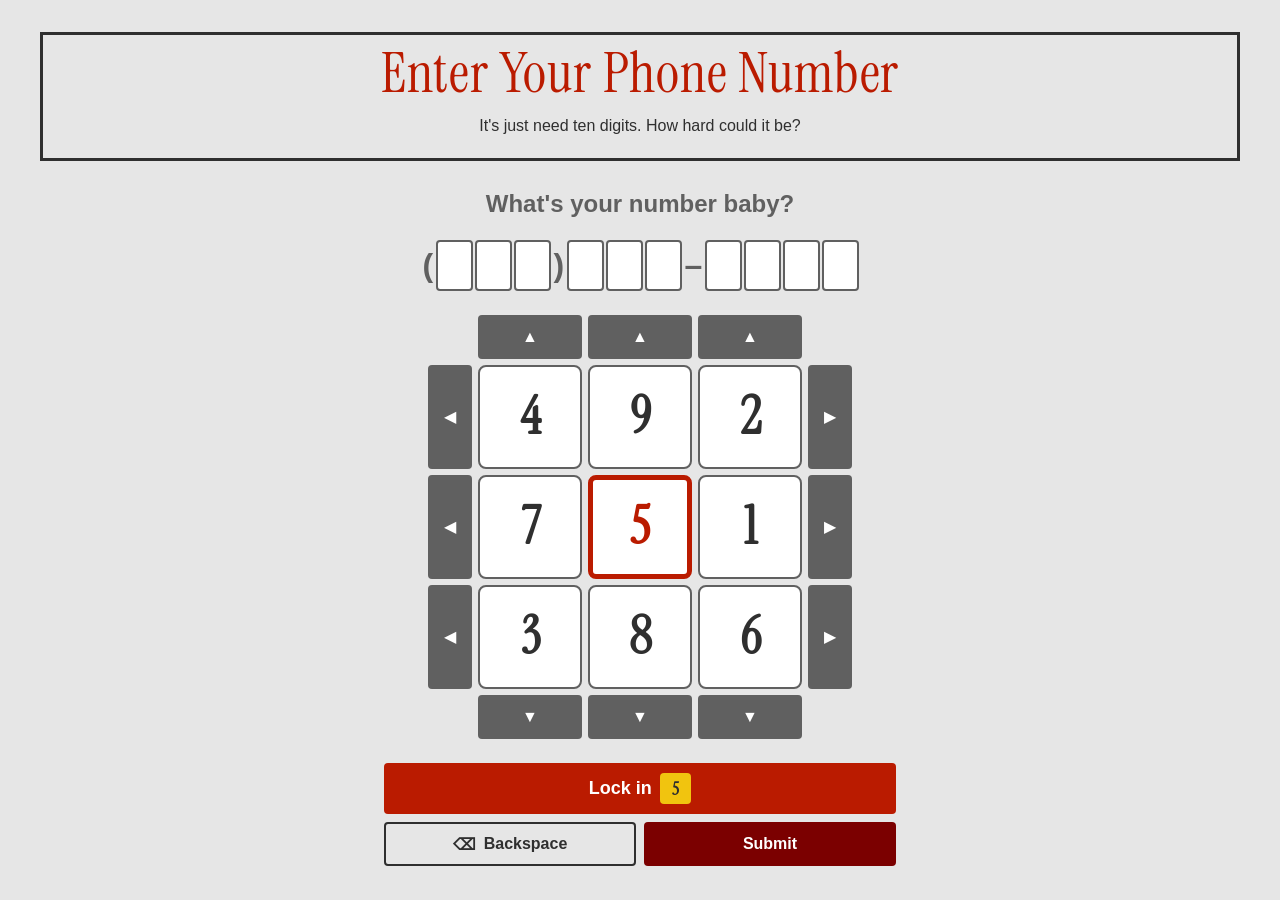
<file: final/index.html>
<!DOCTYPE html>
<html lang="en">
<head>
    <meta charset="UTF-8">
    <meta name="viewport" content="width=device-width, initial-scale=1.0">
    <title>Enter Your Phone Number</title>

    <link rel="preconnect" href="https://fonts.googleapis.com">
    <link rel="preconnect" href="https://fonts.gstatic.com" crossorigin>
    <link href="https://fonts.googleapis.com/css2?family=Google+Sans+Flex:opsz,wght@1..144,1..1000&family=Instrument+Serif:ital@0;1&display=swap" rel="stylesheet">

    <link rel="stylesheet" href="stylesheet.css">
    <script src="script.js" defer></script>
</head>
<body>
    <div class="container">
        <header class="page-header">
            <h1>Enter Your Phone Number</h1>
            <p class="body-text">It's just need ten digits. How hard could it be?</p>
        </header>

        <main class="layout">
            <!-- ===== Instructions ===== -->
            <!-- <section class="instructions" aria-labelledby="instructions-heading">
                <h2 id="instructions-heading">How it works</h2>
                <ol id="instructions-list" class="instructions-list">
                    <li>Use the arrow buttons to slide a row or column. Tiles that slide off one edge come back on the other.</li>
                    <li>Get the digit you want into the <strong>center tile</strong>, which has the red border.</li>
                    <li>Press <strong>Lock in</strong> to add that digit to your phone number.</li>
                    <li>Repeat until all ten digits are filled, then press <strong>Submit</strong>.</li>
                </ol>
            </section> -->

            <!-- ===== Phone input ===== -->
            <form id="phone-form" class="phone-form" action="#" method="post" novalidate>
                <fieldset class="phone-fieldset" aria-describedby="instructions-list">
                    <legend class="phone-legend">What's your number baby?</legend>

                    <!-- Phone number display.
                         The boxes are hidden from screen readers. JS keeps
                         #phone-readable in sync so the number is still read aloud. -->
                    <div class="phone-display" id="phone-display">
                        <div class="phone-slots" aria-hidden="true">
                            <span class="phone-sep">(</span>
                            <span class="phone-slot" data-slot="0"></span>
                            <span class="phone-slot" data-slot="1"></span>
                            <span class="phone-slot" data-slot="2"></span>
                            <span class="phone-sep">)</span>
                            <span class="phone-slot" data-slot="3"></span>
                            <span class="phone-slot" data-slot="4"></span>
                            <span class="phone-slot" data-slot="5"></span>
                            <span class="phone-sep">&ndash;</span>
                            <span class="phone-slot" data-slot="6"></span>
                            <span class="phone-slot" data-slot="7"></span>
                            <span class="phone-slot" data-slot="8"></span>
                            <span class="phone-slot" data-slot="9"></span>
                        </div>
                        <p id="phone-readable" class="visually-hidden">No digits entered yet. 10 digits remaining.</p>
                    </div>

                    <!-- The value that gets submitted. JS fills this in. -->
                    <input type="hidden" name="phone" id="phone-value" value="">

                    <!-- ===== Cube board =====
                         Shift buttons: data-axis = "row" | "col"
                                        data-index = 0 | 1 | 2
                                        data-direction = "up" | "down" | "left" | "right"
                         Cells: data-row / data-col (0 to 2). Center cell = data-target -->
                    <div class="board" id="board">

                        <!-- Column up -->
                        <button type="button" class="shift-btn" data-axis="col" data-index="0" data-direction="up">
                            <span class="shift-icon" aria-hidden="true">&#9650;</span>
                            <span class="visually-hidden">Move column 1 up</span>
                        </button>
                        <button type="button" class="shift-btn" data-axis="col" data-index="1" data-direction="up">
                            <span class="shift-icon" aria-hidden="true">&#9650;</span>
                            <span class="visually-hidden">Move column 2 up</span>
                        </button>
                        <button type="button" class="shift-btn" data-axis="col" data-index="2" data-direction="up">
                            <span class="shift-icon" aria-hidden="true">&#9650;</span>
                            <span class="visually-hidden">Move column 3 up</span>
                        </button>

                        <!-- Row left -->
                        <button type="button" class="shift-btn" data-axis="row" data-index="0" data-direction="left">
                            <span class="shift-icon" aria-hidden="true">&#9664;</span>
                            <span class="visually-hidden">Move row 1 left</span>
                        </button>
                        <button type="button" class="shift-btn" data-axis="row" data-index="1" data-direction="left">
                            <span class="shift-icon" aria-hidden="true">&#9664;</span>
                            <span class="visually-hidden">Move row 2 left</span>
                        </button>
                        <button type="button" class="shift-btn" data-axis="row" data-index="2" data-direction="left">
                            <span class="shift-icon" aria-hidden="true">&#9664;</span>
                            <span class="visually-hidden">Move row 3 left</span>
                        </button>

                        <!-- The 3x3 grid. Reading order is row 1 left to right, then row 2, then row 3. -->
                        <ol class="cube" id="cube" aria-label="Number grid, 3 by 3">
                            <li class="cube-cell" data-row="0" data-col="0">
                                <span class="visually-hidden">Row 1, column 1: </span><span class="cube-digit">4</span>
                            </li>
                            <li class="cube-cell" data-row="0" data-col="1">
                                <span class="visually-hidden">Row 1, column 2: </span><span class="cube-digit">9</span>
                            </li>
                            <li class="cube-cell" data-row="0" data-col="2">
                                <span class="visually-hidden">Row 1, column 3: </span><span class="cube-digit">2</span>
                            </li>
                            <li class="cube-cell" data-row="1" data-col="0">
                                <span class="visually-hidden">Row 2, column 1: </span><span class="cube-digit">7</span>
                            </li>
                            <li class="cube-cell cube-cell--target" data-row="1" data-col="1" data-target>
                                <span class="visually-hidden">Row 2, column 2, lock-in tile: </span><span class="cube-digit">5</span>
                            </li>
                            <li class="cube-cell" data-row="1" data-col="2">
                                <span class="visually-hidden">Row 2, column 3: </span><span class="cube-digit">1</span>
                            </li>
                            <li class="cube-cell" data-row="2" data-col="0">
                                <span class="visually-hidden">Row 3, column 1: </span><span class="cube-digit">3</span>
                            </li>
                            <li class="cube-cell" data-row="2" data-col="1">
                                <span class="visually-hidden">Row 3, column 2: </span><span class="cube-digit">8</span>
                            </li>
                            <li class="cube-cell" data-row="2" data-col="2">
                                <span class="visually-hidden">Row 3, column 3: </span><span class="cube-digit">6</span>
                            </li>
                        </ol>

                        <!-- Row right -->
                        <button type="button" class="shift-btn" data-axis="row" data-index="0" data-direction="right">
                            <span class="shift-icon" aria-hidden="true">&#9654;</span>
                            <span class="visually-hidden">Move row 1 right</span>
                        </button>
                        <button type="button" class="shift-btn" data-axis="row" data-index="1" data-direction="right">
                            <span class="shift-icon" aria-hidden="true">&#9654;</span>
                            <span class="visually-hidden">Move row 2 right</span>
                        </button>
                        <button type="button" class="shift-btn" data-axis="row" data-index="2" data-direction="right">
                            <span class="shift-icon" aria-hidden="true">&#9654;</span>
                            <span class="visually-hidden">Move row 3 right</span>
                        </button>

                        <!-- Column down -->
                        <button type="button" class="shift-btn" data-axis="col" data-index="0" data-direction="down">
                            <span class="shift-icon" aria-hidden="true">&#9660;</span>
                            <span class="visually-hidden">Move column 1 down</span>
                        </button>
                        <button type="button" class="shift-btn" data-axis="col" data-index="1" data-direction="down">
                            <span class="shift-icon" aria-hidden="true">&#9660;</span>
                            <span class="visually-hidden">Move column 2 down</span>
                        </button>
                        <button type="button" class="shift-btn" data-axis="col" data-index="2" data-direction="down">
                            <span class="shift-icon" aria-hidden="true">&#9660;</span>
                            <span class="visually-hidden">Move column 3 down</span>
                        </button>
                    </div>

                    <!-- Announces each move to screen readers, e.g. "Row 2 moved left. Center tile is now 7." -->
                    <p id="cube-status" class="visually-hidden" role="status"></p>

                    <!-- ===== Controls ===== -->
                    <div class="controls">
                        <button type="button" id="lock-btn" class="button button--lock">
                            Lock in <span id="lock-digit" class="lock-digit">2</span>
                        </button>
                        <button type="button" id="backspace-btn" class="button button--outline">
                            <span aria-hidden="true">&#9003;</span> Backspace
                        </button>
                        <button type="submit" id="submit-btn" class="button button--submit">
                            Submit
                        </button>
                    </div>

                    <!-- Errors and confirmation after Submit. JS sets the text and adds .is-error or .is-success. -->
                    <p id="form-message" class="form-message" role="status"></p>
                </fieldset>
            </form>
        </main>

        <noscript>
            <p class="form-message is-error">This phone input needs JavaScript. (Honestly, that's the least frustrating part.)</p>
        </noscript>
    </div>
</body>
</html>
</file>
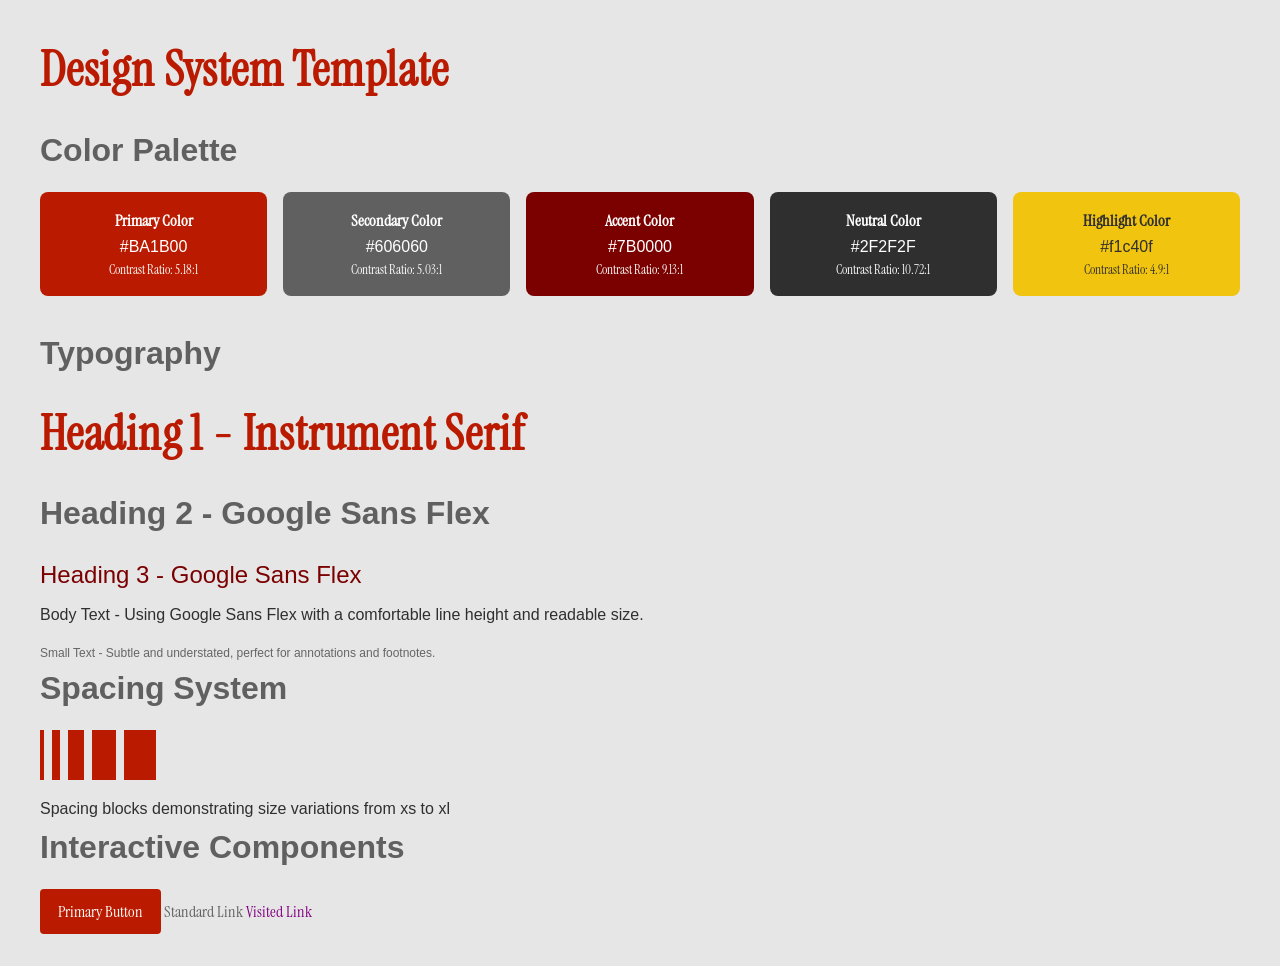
<file: final/design-system.html>
<!DOCTYPE html>
<html lang="en">
<head>
    <meta charset="UTF-8">
    <meta name="viewport" content="width=device-width, initial-scale=1.0">
    <title>Design System Template</title>

    <link rel="preconnect" href="https://fonts.googleapis.com">
<link rel="preconnect" href="https://fonts.gstatic.com" crossorigin>
<link href="https://fonts.googleapis.com/css2?family=Google+Sans+Flex:opsz,wght@1..144,1..1000&family=Instrument+Serif:ital@0;1&display=swap" rel="stylesheet">


    <style>
        /* CSS Reset and Base Styles */
        :root {
            /* Color Palette - 5 Core Colors */
            --color-primary: #BA1B00;     /* Bright red - Main Brand Color */
            --color-secondary: #606060;   /* Dim Grey - For number boxes */
            --color-accent: #7B0000;      /* Passionate Red - Highlight / Warning Color */
            --color-neutral: #2F2F2F;     /* Deep Slate Gray - Neutral Text and Background */
            --color-highlight: #f1c40f;   /* Bright Yellow - Accent / Attention Color */
            
            /* Derived Colors for Flexibility */
            --color-background: #E6E6E6;
            --color-text-dark: var(--color-neutral);
            --color-text-light: white;

            /* Typography */
            --font-primary: 'Instrument Serif', -apple-system, BlinkMacSystemFont, serif;
            --font-secondary: 'Google Sans Flex', sans-serif;

            /* Spacing System */
            --spacing-xs: 0.25rem;
            --spacing-sm: 0.5rem;
            --spacing-md: 1rem;
            --spacing-lg: 1.5rem;
            --spacing-xl: 2rem;

            /* Border Radius */
            --radius-sm: 4px;
            --radius-md: 8px;
            --radius-lg: 12px;
        }

        * {
            margin: 0;
            padding: 0;
            box-sizing: border-box;
        }

        body {
            font-family: var(--font-primary);
            line-height: 1.6;
            background-color: var(--color-background);
            color: var(--color-text-dark);
            padding: var(--spacing-xl);
        }

        .container {
            max-width: 1200px;
            margin: 0 auto;
        }

        /* Typography Styles */
        h1 {
            font-size: 3rem;
            font-weight: 700;
            margin-bottom: var(--spacing-md);
            color: var(--color-primary);
            letter-spacing: 0.05rem;
        }

        h2 {
            font-family: var(--font-secondary);
            font-size: 2rem;
            font-weight: 600;
            margin-bottom: var(--spacing-md);
            color: var(--color-secondary);
        }

        h3 {
            font-family: var(--font-secondary);
            font-size: 1.5rem;
            font-weight: 500;
            margin-bottom: var(--spacing-sm);
            color: var(--color-accent);
        }

        p {
            font-family: var(--font-secondary);
            font-size: 05.rem;
        }

        .body-text {
            font-family: var(--font-secondary);
            font-size: 1rem;
            margin-bottom: var(--spacing-md);
        }

        .small-text {
            font-size: 0.75rem;
            color: color-mix(in srgb, var(--color-text-dark) 70%, transparent);
        }

        /* Color Palette Section */
        .color-palette {
            display: grid;
            grid-template-columns: repeat(auto-fit, minmax(200px, 1fr));
            gap: var(--spacing-md);
            margin-bottom: var(--spacing-xl);
        }

        .color-swatch {
            padding: var(--spacing-md);
            border-radius: var(--radius-md);
            display: flex;
            flex-direction: column;
            align-items: center;
            justify-content: center;
            text-align: center;
        }

        /* Component Styles */
        .button {
            display: inline-block;
            padding: var(--spacing-sm) var(--spacing-md);
            background-color: var(--color-primary);
            color: var(--color-text-light);
            text-decoration: none;
            border-radius: var(--radius-sm);
            transition: background-color 0.3s ease, transform 0.2s;
            border: 2px solid transparent;
        }

        .button:hover {
            background-color: color-mix(in srgb, var(--color-primary) 80%, black);
            border-color: var(--color-secondary);
            transform: scale(1.05);
        }

        .button:active {
            transform: scale(0.95);
            background-color: var(--color-secondary);
        }

        .link {
            color: var(--color-secondary);
            text-decoration: none;
            transition: color 0.3s ease, text-decoration-color 0.3s;
        }

        .link:hover {
            color: var(--color-accent);
            text-decoration: underline;
            text-decoration-color: var(--color-highlight);
        }

        .link:visited {
            color: var(--color-neutral);
        }

        /* Spacing Demonstration */
        .spacing-demo {
            display: flex;
            align-items: center;
            gap: var(--spacing-sm);
            margin-bottom: var(--spacing-md);
        }

        .spacing-block {
            background-color: var(--color-primary);
            height: 50px;
        }
    </style>
    <link href="https://fonts.googleapis.com/css2?family=Space+Grotesk:wght@400;500;600;700&family=Roboto+Mono:wght@400;500&display=swap" rel="stylesheet">
</head>
<body>
    <div class="container">
        <h1>Design System Template</h1>

        <section>
            <h2>Color Palette</h2>
            <div class="color-palette">
                <div class="color-swatch" style="background-color: var(--color-primary); color: var(--color-text-light);">
                    <strong>Primary Color</strong>
                    <p>#BA1B00</p>
                    <small>Contrast Ratio: 5.18:1</small>
                </div>
                <div class="color-swatch" style="background-color: var(--color-secondary); color: var(--color-text-light);">
                    <strong>Secondary Color</strong>
                    <p>#606060</p>
                    <small>Contrast Ratio: 5.03:1</small>
                </div>
                <div class="color-swatch" style="background-color: var(--color-accent); color: var(--color-text-light);">
                    <strong>Accent Color</strong>
                    <p>#7B0000</p>
                    <small>Contrast Ratio: 9.13:1</small>
                </div>
                <div class="color-swatch" style="background-color: var(--color-neutral); color: var(--color-text-light);">
                    <strong>Neutral Color</strong>
                    <p>#2F2F2F</p>
                    <small>Contrast Ratio: 10.72:1</small>
                </div>
                <div class="color-swatch" style="background-color: var(--color-highlight); color: var(--color-text-dark);">
                    <strong>Highlight Color</strong>
                    <p>#f1c40f</p>
                    <small>Contrast Ratio: 4.9:1</small>
                </div>
            </div>
        </section>

        <section>
            <h2>Typography</h2>
            <h1>Heading 1 - Instrument Serif</h1>
            <h2>Heading 2 - Google Sans Flex</h2>
            <h3>Heading 3 - Google Sans Flex</h3>
            <p class="body-text">Body Text - Using Google Sans Flex with a comfortable line height and readable size.</p>
            <p class="small-text">Small Text - Subtle and understated, perfect for annotations and footnotes.</p>
        </section>

        <section>
            <h2>Spacing System</h2>
            <div class="spacing-demo">
                <div class="spacing-block" style="width: var(--spacing-xs)"></div>
                <div class="spacing-block" style="width: var(--spacing-sm)"></div>
                <div class="spacing-block" style="width: var(--spacing-md)"></div>
                <div class="spacing-block" style="width: var(--spacing-lg)"></div>
                <div class="spacing-block" style="width: var(--spacing-xl)"></div>
            </div>
            <p>Spacing blocks demonstrating size variations from xs to xl</p>
        </section>

        <section>
            <h2>Interactive Components</h2>
            <a href="#" class="button">Primary Button</a>
            <a href="#" class="link">Standard Link</a>
            <a href="#" class="link" style="color: purple;">Visited Link</a>
        </section>
    </div>
</body>
</html>
</file>
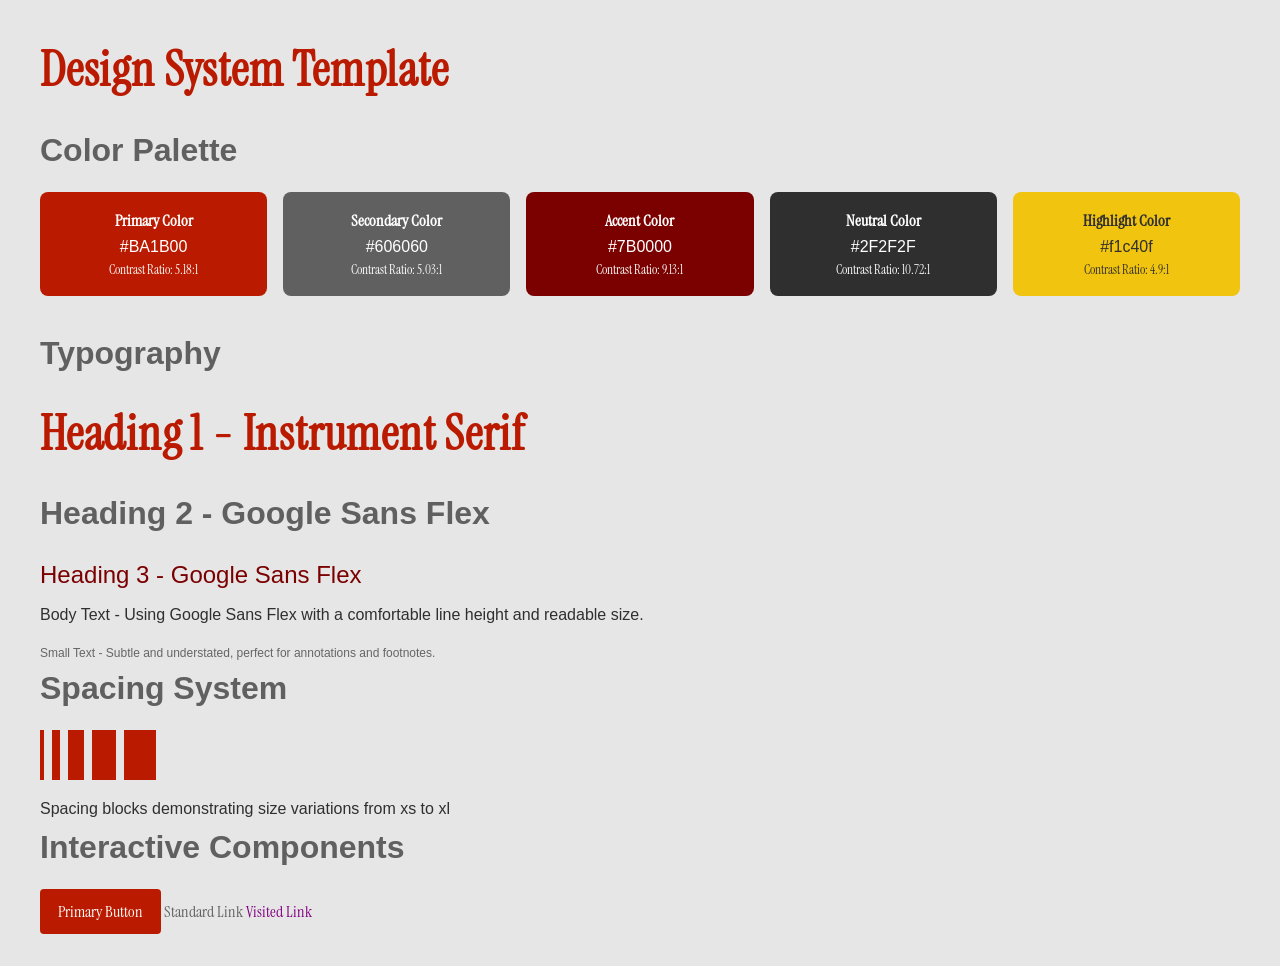
<file: final/wa14.html>
<!DOCTYPE html>
<html lang="en">
<head>
    <meta charset="UTF-8">
    <meta name="viewport" content="width=device-width, initial-scale=1.0">
    <title>Design System Template</title>

    <link rel="preconnect" href="https://fonts.googleapis.com">
<link rel="preconnect" href="https://fonts.gstatic.com" crossorigin>
<link href="https://fonts.googleapis.com/css2?family=Google+Sans+Flex:opsz,wght@1..144,1..1000&family=Instrument+Serif:ital@0;1&display=swap" rel="stylesheet">


    <style>
        /* CSS Reset and Base Styles */
        :root {
            /* Color Palette - 5 Core Colors */
            --color-primary: #BA1B00;     /* Bright red - Main Brand Color */
            --color-secondary: #606060;   /* Dim Grey - For number boxes */
            --color-accent: #7B0000;      /* Passionate Red - Highlight / Warning Color */
            --color-neutral: #2F2F2F;     /* Deep Slate Gray - Neutral Text and Background */
            --color-highlight: #f1c40f;   /* Bright Yellow - Accent / Attention Color */
            
            /* Derived Colors for Flexibility */
            --color-background: #E6E6E6;
            --color-text-dark: var(--color-neutral);
            --color-text-light: white;

            /* Typography */
            --font-primary: 'Instrument Serif', -apple-system, BlinkMacSystemFont, serif;
            --font-secondary: 'Google Sans Flex', sans-serif;

            /* Spacing System */
            --spacing-xs: 0.25rem;
            --spacing-sm: 0.5rem;
            --spacing-md: 1rem;
            --spacing-lg: 1.5rem;
            --spacing-xl: 2rem;

            /* Border Radius */
            --radius-sm: 4px;
            --radius-md: 8px;
            --radius-lg: 12px;
        }

        * {
            margin: 0;
            padding: 0;
            box-sizing: border-box;
        }

        body {
            font-family: var(--font-primary);
            line-height: 1.6;
            background-color: var(--color-background);
            color: var(--color-text-dark);
            padding: var(--spacing-xl);
        }

        .container {
            max-width: 1200px;
            margin: 0 auto;
        }

        /* Typography Styles */
        h1 {
            font-size: 3rem;
            font-weight: 700;
            margin-bottom: var(--spacing-md);
            color: var(--color-primary);
            letter-spacing: 0.05rem;
        }

        h2 {
            font-family: var(--font-secondary);
            font-size: 2rem;
            font-weight: 600;
            margin-bottom: var(--spacing-md);
            color: var(--color-secondary);
        }

        h3 {
            font-family: var(--font-secondary);
            font-size: 1.5rem;
            font-weight: 500;
            margin-bottom: var(--spacing-sm);
            color: var(--color-accent);
        }

        p {
            font-family: var(--font-secondary);
            font-size: 1rem;
        }

        .body-text {
            font-family: var(--font-secondary);
            font-size: 1rem;
            margin-bottom: var(--spacing-md);
        }

        .small-text {
            font-size: 0.75rem;
            color: color-mix(in srgb, var(--color-text-dark) 70%, transparent);
        }

        /* Color Palette Section */
        .color-palette {
            display: grid;
            grid-template-columns: repeat(auto-fit, minmax(200px, 1fr));
            gap: var(--spacing-md);
            margin-bottom: var(--spacing-xl);
        }

        .color-swatch {
            padding: var(--spacing-md);
            border-radius: var(--radius-md);
            display: flex;
            flex-direction: column;
            align-items: center;
            justify-content: center;
            text-align: center;
        }

        /* Component Styles */
        .button {
            display: inline-block;
            padding: var(--spacing-sm) var(--spacing-md);
            background-color: var(--color-primary);
            color: var(--color-text-light);
            text-decoration: none;
            border-radius: var(--radius-sm);
            transition: background-color 0.3s ease, transform 0.2s;
            border: 2px solid transparent;
        }

        .button:hover {
            background-color: color-mix(in srgb, var(--color-primary) 80%, black);
            border-color: var(--color-secondary);
            transform: scale(1.05);
        }

        .button:active {
            transform: scale(0.95);
            background-color: var(--color-secondary);
        }

        .link {
            color: var(--color-secondary);
            text-decoration: none;
            transition: color 0.3s ease, text-decoration-color 0.3s;
        }

        .link:hover {
            color: var(--color-accent);
            text-decoration: underline;
            text-decoration-color: var(--color-highlight);
        }

        .link:visited {
            color: var(--color-neutral);
        }

        /* Spacing Demonstration */
        .spacing-demo {
            display: flex;
            align-items: center;
            gap: var(--spacing-sm);
            margin-bottom: var(--spacing-md);
        }

        .spacing-block {
            background-color: var(--color-primary);
            height: 50px;
        }
    </style>
    <link href="https://fonts.googleapis.com/css2?family=Space+Grotesk:wght@400;500;600;700&family=Roboto+Mono:wght@400;500&display=swap" rel="stylesheet">
</head>
<body>
    <div class="container">
        <h1>Design System Template</h1>

        <section>
            <h2>Color Palette</h2>
            <div class="color-palette">
                <div class="color-swatch" style="background-color: var(--color-primary); color: var(--color-text-light);">
                    <strong>Primary Color</strong>
                    <p>#BA1B00</p>
                    <small>Contrast Ratio: 5.18:1</small>
                </div>
                <div class="color-swatch" style="background-color: var(--color-secondary); color: var(--color-text-light);">
                    <strong>Secondary Color</strong>
                    <p>#606060</p>
                    <small>Contrast Ratio: 5.03:1</small>
                </div>
                <div class="color-swatch" style="background-color: var(--color-accent); color: var(--color-text-light);">
                    <strong>Accent Color</strong>
                    <p>#7B0000</p>
                    <small>Contrast Ratio: 9.13:1</small>
                </div>
                <div class="color-swatch" style="background-color: var(--color-neutral); color: var(--color-text-light);">
                    <strong>Neutral Color</strong>
                    <p>#2F2F2F</p>
                    <small>Contrast Ratio: 10.72:1</small>
                </div>
                <div class="color-swatch" style="background-color: var(--color-highlight); color: var(--color-text-dark);">
                    <strong>Highlight Color</strong>
                    <p>#f1c40f</p>
                    <small>Contrast Ratio: 4.9:1</small>
                </div>
            </div>
        </section>

        <section>
            <h2>Typography</h2>
            <h1>Heading 1 - Instrument Serif</h1>
            <h2>Heading 2 - Google Sans Flex</h2>
            <h3>Heading 3 - Google Sans Flex</h3>
            <p class="body-text">Body Text - Using Google Sans Flex with a comfortable line height and readable size.</p>
            <p class="small-text">Small Text - Subtle and understated, perfect for annotations and footnotes.</p>
        </section>

        <section>
            <h2>Spacing System</h2>
            <div class="spacing-demo">
                <div class="spacing-block" style="width: var(--spacing-xs)"></div>
                <div class="spacing-block" style="width: var(--spacing-sm)"></div>
                <div class="spacing-block" style="width: var(--spacing-md)"></div>
                <div class="spacing-block" style="width: var(--spacing-lg)"></div>
                <div class="spacing-block" style="width: var(--spacing-xl)"></div>
            </div>
            <p>Spacing blocks demonstrating size variations from xs to xl</p>
        </section>

        <section>
            <h2>Interactive Components</h2>
            <a href="#" class="button">Primary Button</a>
            <a href="#" class="link">Standard Link</a>
            <a href="#" class="link" style="color: purple;">Visited Link</a>
        </section>
    </div>
</body>
</html>
</file>
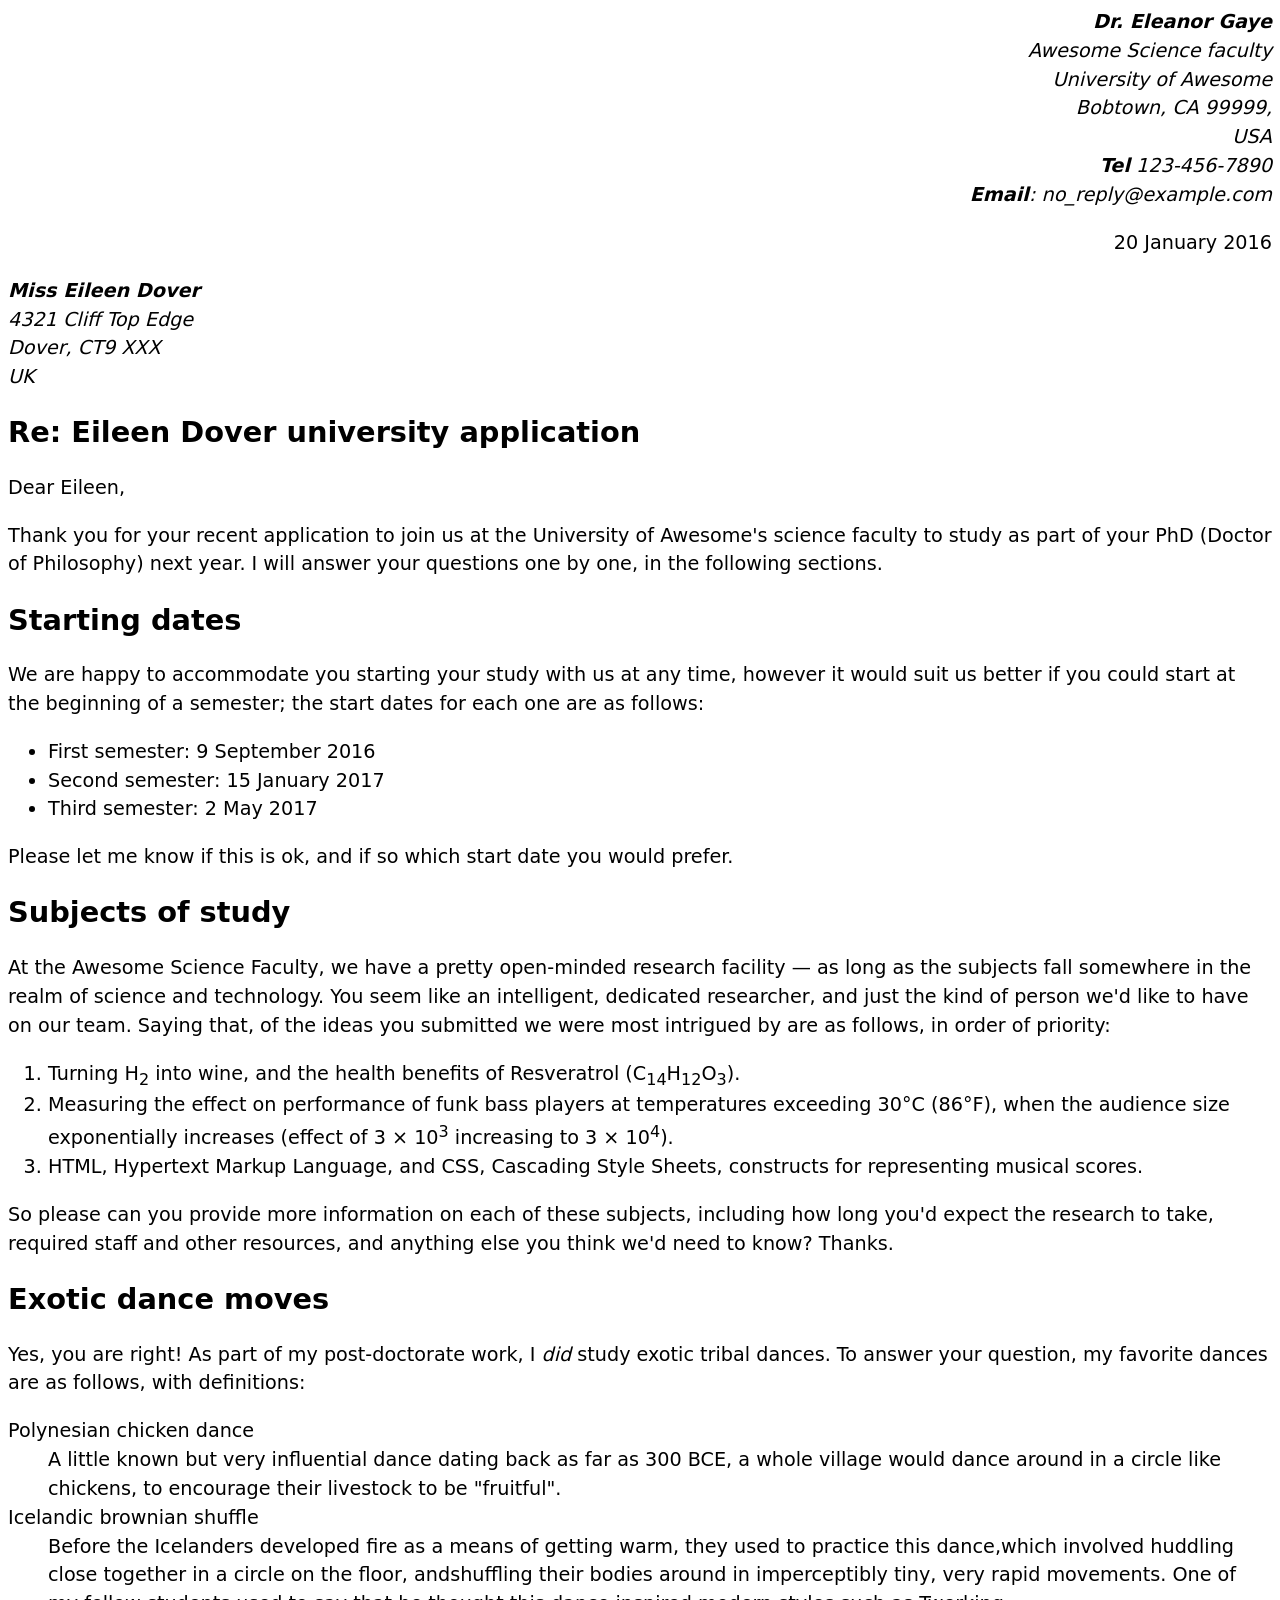
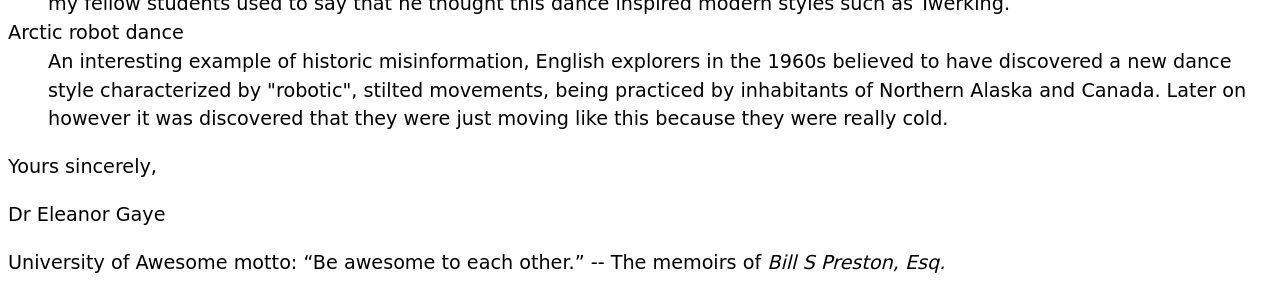
<file: ica/ICA3.html>
<!doctype html>
<html lang="en">
  <head>
    <meta charset="UTF-8" />
    <meta name="viewport" content="width=device-width, initial-scale=1.0" />
    <title>Document</title>

    <style>
      body {
        font: 1.2em / 1.5 system-ui;
      }

      .sender-column {
        text-align: right;
      }

      h1 {
        font-size: 1.5em;
      }

      h2 {
        font-size: 1.3em;
      }
    </style>
  </head>
  <body>

    <address class="sender-column">


    <strong> Dr. Eleanor Gaye</strong> <br />
    Awesome Science faculty <br /> 
    University of Awesome <br />
    Bobtown, CA 99999, <br />
    USA <br/>
    <strong>Tel</strong> 123-456-7890 <br /> 
    <strong>Email</strong>: no_reply@example.com <br /> 
    </address>

    <p class="sender-column">
      <time datetime="2016-01-20">20 January 2016</time>
    </p>
    
    <address>
    <strong>Miss Eileen Dover</strong><br /> 
    4321 Cliff Top Edge <br> 
    Dover, CT9 XXX <br>
    UK 
    </address>


    <h1>Re: Eileen Dover university application</h1>
    <p>Dear Eileen,</p>
    
    <p>
    Thank you for your recent application to
    join us at the University of Awesome's science faculty to study as part of
    your PhD (Doctor of Philosophy) next year. I will answer your questions one
    by one, in the following sections. 
    </p>

    <h1>
      Starting dates 
    </h1>
    
    <p>
      We are happy to accommodate you starting your study with us at any time, however it would
      suit us better if you could start at the beginning of a semester; the start
      dates for each one are as follows: 
    </p>

    <ul>
      <li>
        First semester: <time datetime="2016-09-09">9 September 2016</time> 
      </li>
      <li>
        Second semester: 15 January 2017
      </li>   
      <li>
        Third semester: 2 May 2017 
      </li>
    </ul>   
    
    <p>
      Please let me know if this is ok, and if so which start date you would prefer. 
    </p>


    <h1>
      Subjects of study
    </h1>

    <p>
      At the Awesome Science Faculty, we have a pretty open-minded research
      facility — as long as the subjects fall somewhere in the realm of science
      and technology. You seem like an intelligent, dedicated researcher, and just
      the kind of person we'd like to have on our team. Saying that, of the ideas
      you submitted we were most intrigued by are as follows, in order of
      priority: 
    </p>

    <ol>
      <li>
        Turning H<sub>2</sub> into wine, and the health benefits of Resveratrol (C<sub>14</sub>H<sub>12</sub>O<sub>3</sub>).
      </li>  
      <li>
        Measuring the effect on performance of funk bass players at temperatures exceeding 30°C (86°F), when the audience size exponentially increases (effect of 3 × 10<sup>3</sup> increasing to 3 × 10<sup>4</sup>). 
      </li>  
    
      <li>
        HTML, Hypertext Markup Language, and CSS, Cascading Style Sheets, constructs for representing musical scores. 
      </li>
    </ol>  

    <p>
      So please can you provide more information on each of these subjects, including how long you'd expect the research to take, required staff and other resources, and anything else you think we'd need to know? Thanks. 
    </p>

    <h1>
    Exotic dance moves 
    </h1>

    <p>
      Yes, you are right! As part of my post-doctorate work, I <i>did</i> study exotic tribal dances. To answer your question, my favorite dances are as follows, with definitions: 
    </p>
    <dl>
      <dt>Polynesian chicken dance</dt> 
    
        <dd>
          A little known but very influential dance dating back as far as 300 BCE, a whole
          village would dance around in a circle like chickens, to encourage their
          livestock to be "fruitful".
        </dd> 
    
      <dt>Icelandic brownian shuffle</dt> 
    
        <dd>
          Before the Icelanders developed fire as a means of getting warm, they used to practice this dance,which involved huddling close together in a circle on the floor, andshuffling their bodies around in imperceptibly tiny, very rapid movements.
          One of my fellow students used to say that he thought this dance inspired modern styles such as Twerking. 
        </dd>
    
      <dt>Arctic robot dance</dt> 
    
        <dd>
          An interesting example of historic misinformation, English explorers in the 1960s believed to have discovered a new dance style characterized by "robotic", stilted movements, being practiced by inhabitants of Northern Alaska and Canada. Later on however it was discovered that they were just moving like this because they were really cold. 
        </dd>
    </dl>
    
    <p>
      Yours sincerely,
    </p>
    <p>   
      Dr Eleanor Gaye 
    </p>

    University of Awesome motto: <q>Be awesome to each other.</q> -- The memoirs of <i>Bill S Preston, Esq.</i>
  </body>
</html>
</file>
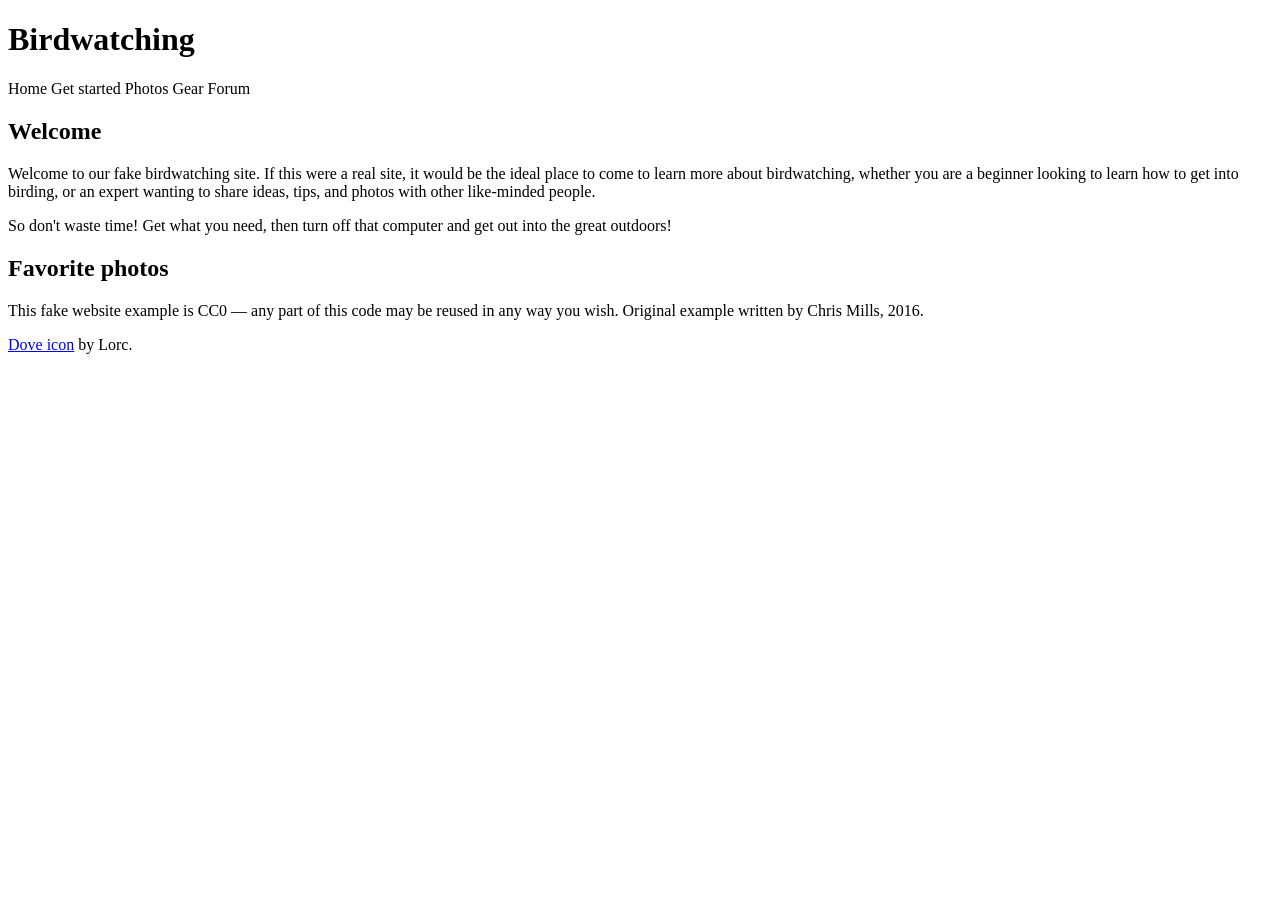
<file: wa/wa4.html>
<!doctype html>
<html lang="en">
  <head>
    <meta charset="utf-8" />
    <title>Birdwatching</title>
    <link
      href="https://fonts.googleapis.com/css?family=Roboto+Condensed:300%7CCinzel+Decorative:700"
      rel="stylesheet" />
  </head>

  <body>
    <h1>Birdwatching</h1>

    Home Get started Photos Gear Forum

    <h2>Welcome</h2>

    <p>
      Welcome to our fake birdwatching site. If this were a real site, it
      would be the ideal place to come to learn more about birdwatching,
      whether you are a beginner looking to learn how to get into birding, or
      an expert wanting to share ideas, tips, and photos with other
      like-minded people.
    </p>

    <p>
      So don't waste time! Get what you need, then turn off that computer and
      get out into the great outdoors!
    </p>

    <h2>Favorite photos</h2>

    <!-- Link images here. -->

    <p>
      This fake website example is CC0 — any part of this code may be reused
      in any way you wish. Original example written by Chris Mills, 2016.
    </p>

    <p>
      <a href="http://game-icons.net/lorc/originals/dove.html">Dove icon</a>
      by Lorc.
    </p>
  </body>
</html>
</file>
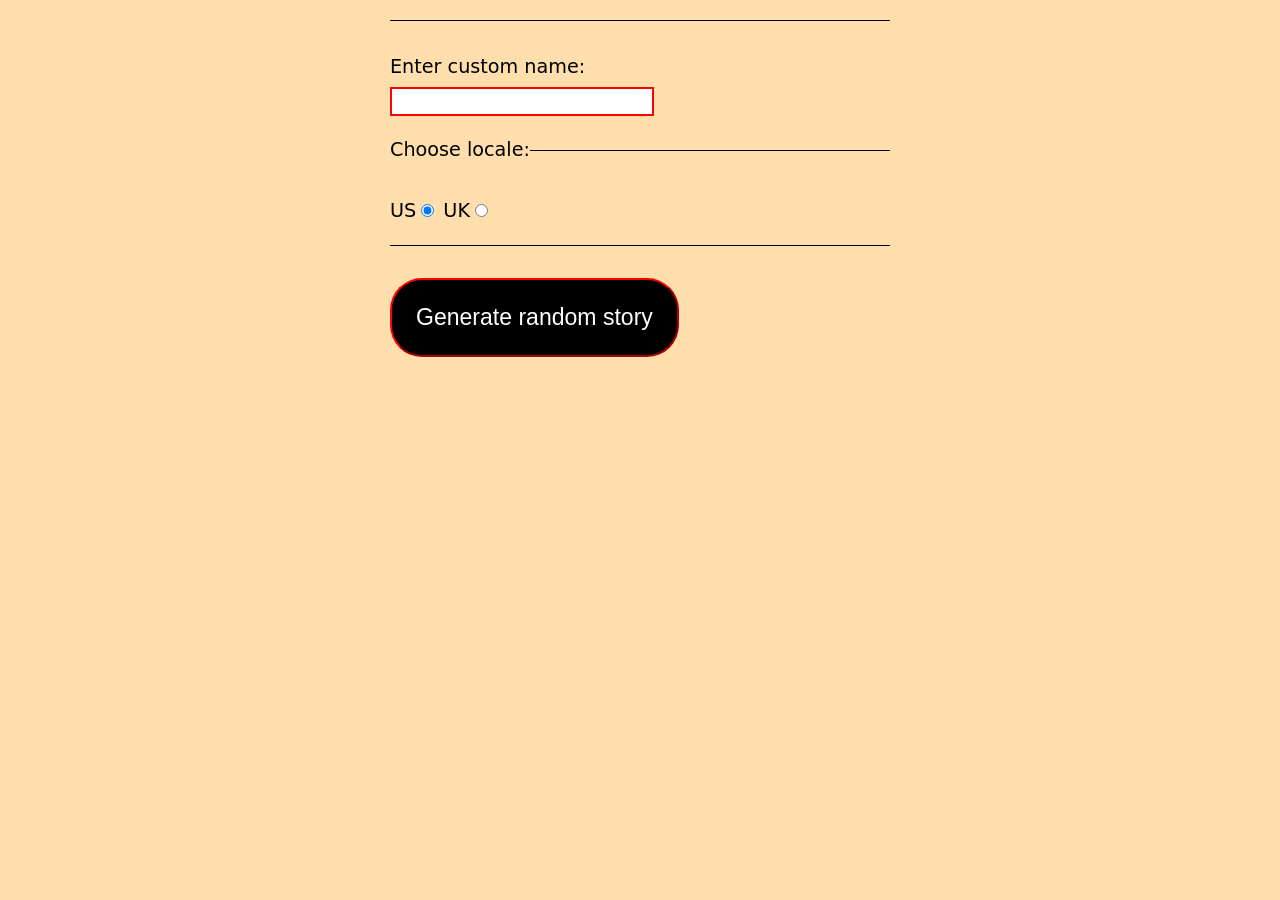
<file: ica/ICA11/ica11.html>
<!doctype html>
<html lang="en">
  <head>
    <meta charset="UTF-8" />
    <meta name="viewport" content="width=device-width, initial-scale=1.0" />
    <title>Document</title>

    <style>
      root {
        background-color: cadetblue;
      }

      body {
        font: 1.2em / 1.5 system-ui;
        margin: 0 auto;
        width: 500px;
        background-color: navajowhite;
      }

      fieldset {
        border: 0;
      }

      fieldset,
      legend {
        padding: 0;
        margin: 0;
      }

      input[type="text"] {
        margin-top: 5px;
        padding: 5px;
        width: 50%;
        display: block;
        border:
          solid red,
          2px;
      }

      div,
      fieldset {
        margin-top: 20px;
        border-top: solid 1px black;
        padding-top: 2rem;
      }

      p {
        margin-top: 10px;
        background: pink;
        padding: 20px;
        visibility: hidden;
      }

      .generate {
        border-color: red;
        color: white;
        background-color: black;
        font-size: larger;
        border-radius: 2rem;
        padding: 1.5rem;
        font-family: Impact, Haettenschweiler, "Arial Narrow Bold", sans-serif;
      }
    </style>
  </head>
  <body>
    <div>
      <label for="custom-name">Enter custom name:</label>
      <input id="custom-name" type="text" placeholder="" />
    </div>
    <fieldset>
      <legend>Choose locale:</legend>
      <label for="us">US</label
      ><input id="us" type="radio" name="uk-us" value="us" checked />
      <label for="uk">UK</label
      ><input id="uk" type="radio" name="uk-us" value="uk" />
    </fieldset>
    <div>
      <button class="generate">Generate random story</button>
    </div>
    <!-- Thanks a lot to Willy Aguirre for his help with the code for this assessment -->
    <p class="story"></p>

    <script>
      // Complete variable definitions and random function

      const customName = document.getElementById("custom-name");
      const generateBtn = document.querySelector(".generate");
      const story = document.querySelector(".story");

      function randomValueFromArray(array) {
        const random = Math.floor(Math.random() * array.length);
        return array[random];
      }

      // Solution: Raw text strings

      const characters = ["Peter Parker", "Kanye West", "Antohny Pinter"];
      const places = ["the BTU", "New York City", "the downer"];
      const events = [
        "evaporated instantly",
        "did a backflip",
        "thought about it",
      ];

      // Solution: Partial return random string function

      function returnRandomStoryString() {
        const randomCharacter = randomValueFromArray(characters);
        const randomPlace = randomValueFromArray(places);
        const randomEvent = randomValueFromArray(events);

        let storyText = `It was 94 Fahrenheit outside, so ${randomCharacter} went out for a little stroll. When they got to ${randomPlace}, they did a little jig, said "Oh boy do I love hot dogs!", then ${randomEvent}. Bob saw the whole thing, but was not surprised — ${randomCharacter} weighs 300 pounds, and it was a hot day.`;

        return storyText;
      }

      // Solution: Event listener and partial generate function definition

      generateBtn.addEventListener("click", generateStory);

      function generateStory() {
        console.log("Button Pressed");
        let newStory = returnRandomStoryString();

        if (customName.value !== "") {
          const name = customName.value;
          newStory = newStory.replace("Bob", name);
        }

        if (document.getElementById("uk").checked) {
          const weight = `${Math.round(300 / 14)} stone`;
          const temperature = `${Math.round((94 - 32) * (5 / 9))} Celsius`;
          newStory = newStory.replace("300 pounds", weight);
          newStory = newStory.replace("94 Fahrenheit", temperature);
        }

        console.log(newStory);
        story.textContent = newStory;
        story.style.visibility = "visible";
      }
    </script>
  </body>
</html>
</file>
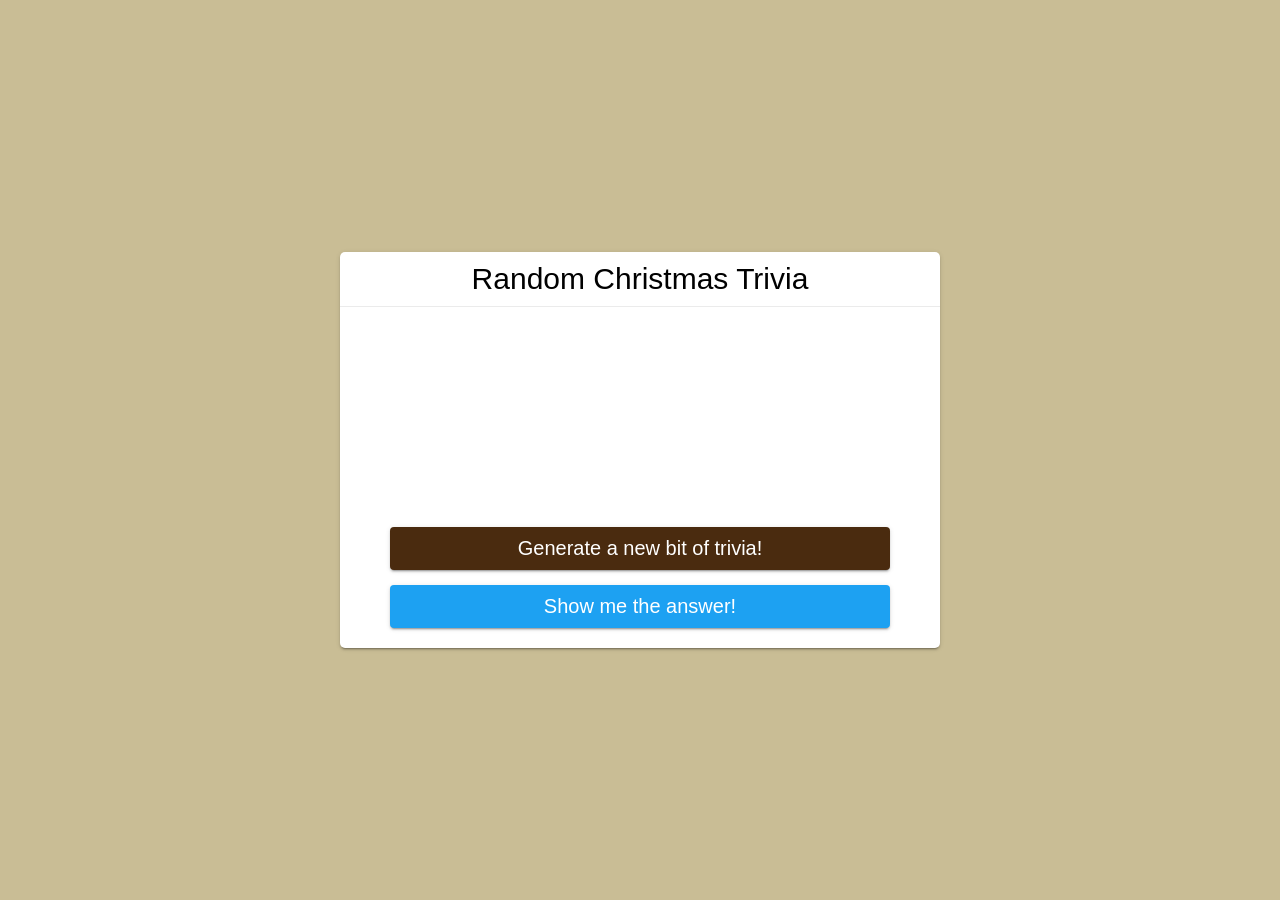
<file: ica/ICA12/ICA12.html>
<!DOCTYPE html>
<html lang="en">
<head>
    <meta charset="UTF-8">
    <meta http-equiv="X-UA-Compatible" content="IE=edge">
    <meta name="viewport" content="width=device-width, initial-scale=1.0">
    <title>Document</title>
    <link rel="stylesheet" href="ica12.css">
</head>
<body>
    <div class="app">
        <header>Random Christmas Trivia</header>
        <section class="quotes">
          <div class="quote-text" id="js-quote-text"></div>
          <div class="quote-text" id="js-answer-text"></div>
        </section>
        <section class="controls" >
          <button type="button" id="js-new-quote" class="new-quote button">
            Generate a new bit of trivia!
          </button>
          <button type="button" id="js-tweet" class="twitter button">
            Show me the answer!
          </button>
          <!-- <a class="answer button" id="js-tweet" target="_blank" rel="noreferrer">Show me the answer!</a> -->
        </section>
      </div>

      <script>
        const newBtn = document.querySelector("#js-new-quote").addEventListener('click', getQuote);

        const endpoint = "https://trivia.cyberwisp.com/getrandomchristmasquestion";

        async function getQuote() {
          console.log("This worked!");

          try {
            const response = await fetch(endpoint);
            if (!response.ok) {
              throw Error(response.statusText);
            }
            const json = await response.json();
            console.log(json); 
            displayQuote(json['question']);
          } catch (err) {
            console.log(err)
            alert('Failed to fetch new quote');
          }

        }

        function displayQuote(quote) {
          const quoteText = document.querySelector("#js-quote-text");
          quoteText.textContent = quote;
        }

        getQuote();

      </script>
</body>
</html>
</file>
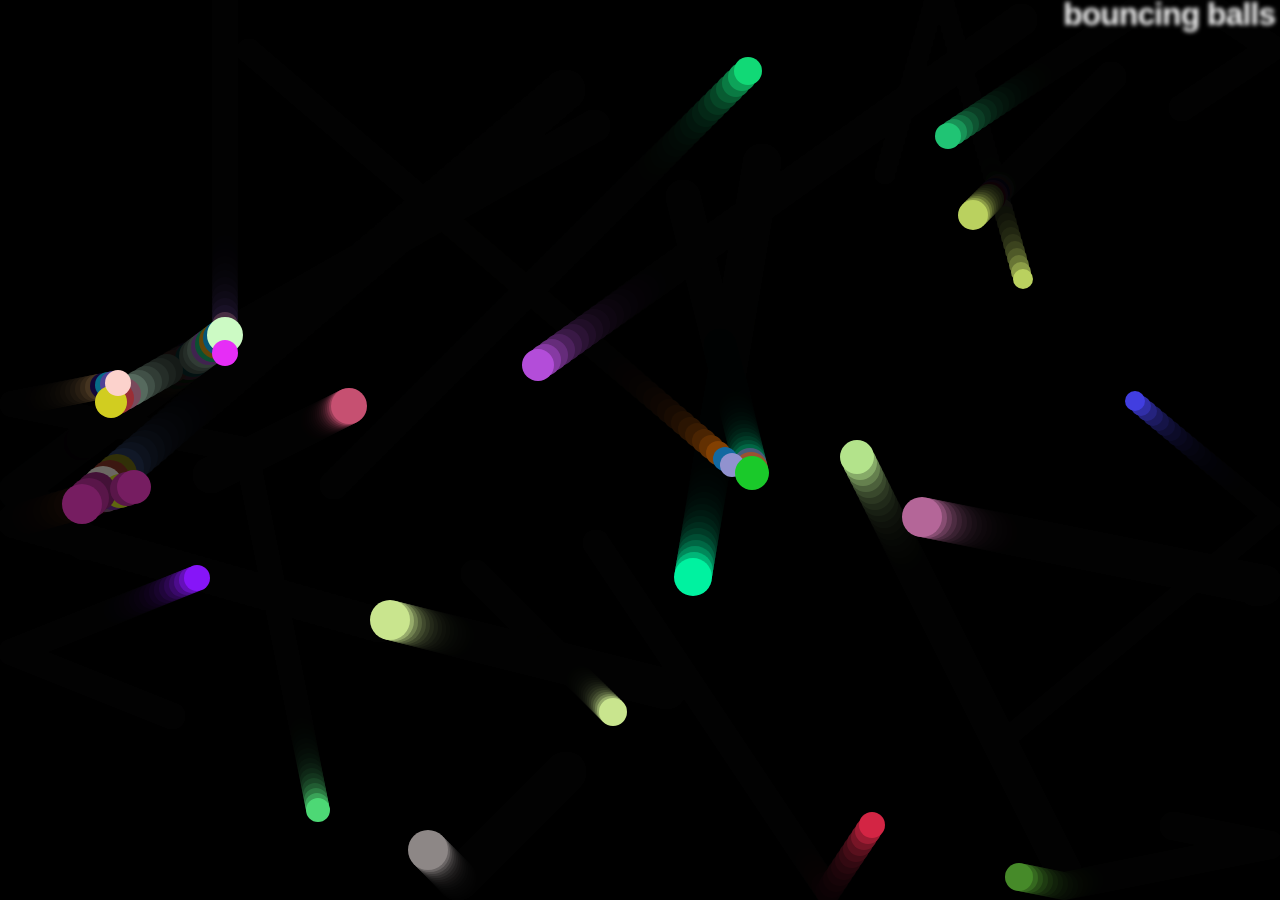
<file: ica/ICA13/ica13.html>
<!DOCTYPE html>
<html lang="en-US">
  <head>
    <meta charset="utf-8">
    <meta name="viewport" content="width=device-width">
    <title>Bouncing balls</title>
    <link rel="stylesheet" href="ica13.css">
  </head>

  <body>
    <h1>bouncing balls</h1>
    <canvas></canvas>

    <script src="ica13.js"></script>
  </body>
</html>
</file>
<file: final/stylesheet.css>
/* ==========================================================
   Rubik's Phone Input: styles
   Tokens come from the class design system template.
   ========================================================== */

:root {
    /* Color Palette - 5 Core Colors */
    --color-primary: #BA1B00;     /* Bright red - Main Brand Color */
    --color-secondary: #606060;   /* Dim Grey - For number boxes */
    --color-accent: #7B0000;      /* Passionate Red - Highlight / Warning Color */
    --color-neutral: #2F2F2F;     /* Deep Slate Gray - Neutral Text and Background */
    --color-highlight: #f1c40f;   /* Bright Yellow - Accent / Attention Color */

    /* Derived Colors */
    --color-background: #E6E6E6;
    --color-surface: #FFFFFF;
    --color-text-dark: var(--color-neutral);
    --color-text-light: white;

    /* Typography */
    --font-primary: 'Instrument Serif', -apple-system, BlinkMacSystemFont, serif;
    --font-secondary: 'Google Sans Flex', sans-serif;

    /* Spacing System */
    --spacing-xs: 0.25rem;
    --spacing-sm: 0.5rem;
    --spacing-md: 1rem;
    --spacing-lg: 1.5rem;
    --spacing-xl: 2rem;

    /* Border Radius */
    --radius-sm: 4px;
    --radius-md: 8px;
    --radius-lg: 12px;

    /* Board sizing (mobile first; scales up with the viewport) */
    --cell-size: clamp(3.5rem, 16vw, 6.5rem);
    --arrow-size: 2.75rem;          /* 44px minimum touch target */
    --board-gap: 0.375rem;

    /* Focus ring */
    --focus-ring: 3px solid var(--color-neutral);
}

/* ---------- Reset & base ---------- */

*,
*::before,
*::after {
    margin: 0;
    padding: 0;
    box-sizing: border-box;
}

body {
    font-family: var(--font-secondary);
    font-size: 1rem;
    line-height: 1.6;
    background-color: var(--color-background);
    color: var(--color-text-dark);
    padding: var(--spacing-md);
}

.container {
    max-width: 1200px;
    margin: 0 auto;
}

/* ---------- Typography ---------- */

h1 {
    font-family: var(--font-primary);
    font-size: clamp(2.25rem, 8vw, 3.5rem);
    font-weight: 400;
    line-height: 1.1;
    margin-bottom: var(--spacing-sm);
    color: var(--color-primary);
    letter-spacing: 0.05rem;
}

h2 {
    font-family: var(--font-secondary);
    font-size: 1.5rem;
    font-weight: 600;
    margin-bottom: var(--spacing-md);
    color: var(--color-secondary);
}

.body-text {
    font-size: 1rem;
    margin-bottom: var(--spacing-md);
}

/* ---------- Utilities ---------- */

/* Hidden visually, still read by screen readers */
.visually-hidden {
    position: absolute;
    width: 1px;
    height: 1px;
    padding: 0;
    margin: -1px;
    overflow: hidden;
    clip: rect(0 0 0 0);
    clip-path: inset(50%);
    white-space: nowrap;
    border: 0;
}

:focus-visible {
    outline: var(--focus-ring);
    outline-offset: 3px;
}

/* ---------- Page layout ---------- */

.page-header {
    margin-bottom: var(--spacing-lg);
    margin-bottom: var(--spacing-lg);
    text-align: center;
    border: solid var(--color-neutral);
    padding-bottom: var(--spacing-xs);
    padding-top: var(--spacing-sm);
}

.layout {
    display: grid;
    gap: var(--spacing-xl);
}

.instructions-list {
    padding-left: var(--spacing-lg);
    display: grid;
    gap: var(--spacing-sm);
}

.instructions-list strong {
    color: var(--color-accent);
}

/* ---------- Form shell ---------- */

.phone-form {
    width: 100%;
    max-width: 32rem;
    margin-inline: auto;
}

.phone-fieldset {
    border: 0;
    display: grid;
    justify-items: center;
    gap: var(--spacing-lg);
}

.phone-legend {
    font-size: 1.5rem;
    font-weight: 600;
    color: var(--color-secondary);
    margin-bottom: var(--spacing-md);
    text-align: center;
}

/* ---------- Phone number display ---------- */

.phone-display {
    width: 100%;
}

.phone-slots {
    display: flex;
    justify-content: center;
    align-items: center;
    gap: 2px;
    font-size: clamp(1.25rem, 5vw, 2rem);
    font-variant-numeric: tabular-nums;
}

.phone-slot {
    display: inline-grid;
    place-items: center;
    width: 1.15em;
    height: 1.6em;
    background-color: var(--color-surface);
    border: 2px solid var(--color-secondary);
    border-radius: var(--radius-sm);
    font-weight: 600;
    line-height: 1;
    font-family: var(--font-primary);
}

/* Next empty slot: JS adds .is-next so users see where the digit will go */
.phone-slot.is-next {
    border-color: var(--color-primary);
    border-width: 3px;
}

/* Lock-in animation. JS adds .is-new to a slot that was just filled */
.phone-slot.is-new {
    animation: pop 250ms ease-out;
}

.phone-sep {
    font-weight: 600;
    color: var(--color-secondary);
    padding-inline: 1px;
}

/* ---------- Cube board ----------
   Five-by-five grid: arrows around the edge, cube in the middle.

          [ ] [up1] [up2] [up3] [ ]
          [L1]  .     .     .   [R1]
          [L2]  .   CUBE    .   [R2]
          [L3]  .     .     .   [R3]
          [ ] [dn1] [dn2] [dn3] [ ]
*/

.board {
    display: grid;
    grid-template-columns: var(--arrow-size) repeat(3, var(--cell-size)) var(--arrow-size);
    grid-template-rows: var(--arrow-size) repeat(3, var(--cell-size)) var(--arrow-size);
    gap: var(--board-gap);
}

/* Place the cube itself */
.cube {
    grid-row: 2 / 5;
    grid-column: 2 / 5;
    list-style: none;
    display: grid;
    grid-template-columns: repeat(3, 1fr);
    grid-template-rows: repeat(3, 1fr);
    gap: var(--board-gap);
}

.cube-cell {
    display: grid;
    place-items: center;
    background-color: var(--color-surface);
    border: 2px solid var(--color-secondary);
    border-radius: var(--radius-md);
    font-size: calc(var(--cell-size) * 0.5);
    font-weight: 600;
    line-height: 1;
    font-variant-numeric: tabular-nums;
    user-select: none;
}

/* The lock-in tile. Thick red border, so it stands out by
   border width as well as color. */
.cube-cell--target {
    border: 5px solid var(--color-primary);
    color: var(--color-primary);
}

/* JS adds .is-flashing to the target cell when a digit is locked in */
.cube-cell--target.is-flashing {
    animation: flash 300ms ease-out;
}

/* Optional slide animation. JS can add .is-sliding-left/right/up/down
   to the cells that moved, then remove it on animationend */
.cube-cell.is-sliding-left  .cube-digit { animation: slide-left  180ms ease-out; }
.cube-cell.is-sliding-right .cube-digit { animation: slide-right 180ms ease-out; }
.cube-cell.is-sliding-up    .cube-digit { animation: slide-up    180ms ease-out; }
.cube-cell.is-sliding-down  .cube-digit { animation: slide-down  180ms ease-out; }

.cube-digit {
    display: inline-block;
    font-family: var(--font-primary);
}

/* ---------- Shift (arrow) buttons ---------- */

.shift-btn {
    display: grid;
    place-items: center;
    min-width: var(--arrow-size);
    min-height: var(--arrow-size);
    background-color: var(--color-secondary);
    color: var(--color-text-light);
    border: 2px solid transparent;
    border-radius: var(--radius-sm);
    font: inherit;
    font-size: 1rem;
    cursor: pointer;
    transition: background-color 0.2s ease, transform 0.15s ease;
}

.shift-btn:hover {
    background-color: var(--color-neutral);
}

.shift-btn:active {
    transform: scale(0.92);
    background-color: var(--color-accent);
}

/* Grid placement driven by the data attributes */
.shift-btn[data-direction="up"]    { grid-row: 1; }
.shift-btn[data-direction="down"]  { grid-row: 5; }
.shift-btn[data-direction="left"]  { grid-column: 1; }
.shift-btn[data-direction="right"] { grid-column: 5; }

.shift-btn[data-axis="col"][data-index="0"] { grid-column: 2; }
.shift-btn[data-axis="col"][data-index="1"] { grid-column: 3; }
.shift-btn[data-axis="col"][data-index="2"] { grid-column: 4; }

.shift-btn[data-axis="row"][data-index="0"] { grid-row: 2; }
.shift-btn[data-axis="row"][data-index="1"] { grid-row: 3; }
.shift-btn[data-axis="row"][data-index="2"] { grid-row: 4; }

/* ---------- Controls ---------- */

.controls {
    width: 100%;
    display: grid;
    grid-template-columns: 1fr 1fr;
    gap: var(--spacing-sm);
}

.button {
    display: inline-flex;
    align-items: center;
    justify-content: center;
    gap: var(--spacing-sm);
    min-height: 2.75rem;
    padding: var(--spacing-sm) var(--spacing-md);
    background-color: var(--color-primary);
    color: var(--color-text-light);
    border: 2px solid transparent;
    border-radius: var(--radius-sm);
    font-family: var(--font-secondary);
    font-size: 1rem;
    font-weight: 600;
    cursor: pointer;
    transition: background-color 0.3s ease, transform 0.2s;
}

.button:hover {
    background-color: color-mix(in srgb, var(--color-primary) 80%, black);
    border-color: var(--color-secondary);
    transform: scale(1.05);
}

.button:active {
    transform: scale(0.95);
}

/* Lock in: full width, most prominent */
.button--lock {
    grid-column: 1 / -1;
    font-size: 1.125rem;
}

.lock-digit {
    display: inline-grid;
    place-items: center;
    min-width: 1.75em;
    height: 1.75em;
    background-color: var(--color-highlight);
    color: var(--color-neutral);
    border-radius: var(--radius-sm);
    font-variant-numeric: tabular-nums;
    font-family: var(--font-primary);
}

/* Backspace: outlined */
.button--outline {
    background-color: transparent;
    color: var(--color-neutral);
    border-color: var(--color-neutral);
}

.button--outline:hover {
    background-color: var(--color-surface);
    border-color: var(--color-neutral);
}

/* Submit: deep red */
.button--submit {
    background-color: var(--color-accent);
}

.button--submit:hover {
    background-color: color-mix(in srgb, var(--color-accent) 80%, black);
}

/* Disabled state. Toggle the `disabled` attribute from JS
   (e.g. Backspace when empty, Lock in when all 10 digits are full) */
.button:disabled,
.shift-btn:disabled {
    background-color: transparent;
    color: var(--color-secondary);
    border: 2px dashed var(--color-secondary);
    cursor: not-allowed;
    transform: none;
}

.button:disabled .lock-digit {
    background-color: transparent;
    color: inherit;
}

/* ---------- Form message ---------- */

.form-message {
    width: 100%;
    text-align: center;
    font-weight: 600;
}

.form-message:empty {
    display: none;
}

.form-message.is-error {
    color: var(--color-accent);
    padding: var(--spacing-sm) var(--spacing-md);
    border-left: 4px solid var(--color-accent);
    background-color: var(--color-surface);
}

.form-message.is-success {
    color: var(--color-neutral);
    padding: var(--spacing-sm) var(--spacing-md);
    border-left: 4px solid var(--color-highlight);
    background-color: var(--color-surface);
}

/* ---------- Animations ---------- */

@keyframes pop {
    0%   { transform: scale(0.6); }
    70%  { transform: scale(1.15); }
    100% { transform: scale(1); }
}

@keyframes flash {
    0%   { background-color: var(--color-highlight); }
    100% { background-color: var(--color-surface); }
}

@keyframes slide-left  { from { transform: translateX(60%);  opacity: 0; } }
@keyframes slide-right { from { transform: translateX(-60%); opacity: 0; } }
@keyframes slide-up    { from { transform: translateY(60%);  opacity: 0; } }
@keyframes slide-down  { from { transform: translateY(-60%); opacity: 0; } }

/* ---------- Responsive: desktop (1200px target) ---------- */

@media (min-width: 900px) {
    body {
        padding: var(--spacing-xl);
    }

    .instructions {
        max-width: 48rem;
    }
}

/* ---------- Motion preferences ---------- */

@media (prefers-reduced-motion: reduce) {
    *,
    *::before,
    *::after {
        animation-duration: 0.01ms !important;
        animation-iteration-count: 1 !important;
        transition-duration: 0.01ms !important;
    }

    .button:hover,
    .button:active,
    .shift-btn:active {
        transform: none;
    }
}

/* ---------- Windows High Contrast / forced colors ---------- */

@media (forced-colors: active) {
    .cube-cell--target {
        border-style: double;
        border-width: 8px;
    }

    .phone-slot.is-next {
        border-style: dashed;
    }
}
</file>
<file: ica/ICA12/ica12.css>
html {
    box-sizing: border-box;
  }
  
  *,
  *::before,
  *::after {
    box-sizing: inherit;
    margin: 0;
    padding: 0;
  }
  
  body {
    font-family: -apple-system, BlinkMacSystemFont, "Segoe UI", Roboto, Oxygen-Sans, Ubuntu, Cantarell, "Helvetica Neue", sans-serif;
    background-color: #c9bd95;
  }
  
  .app {
    position: absolute;
    top: 50%;
    left: 50%;
    transform: translate(-50%, -50%);
    width: 600px;
    background-color: white;
    border-radius: 5px;
    box-shadow: 0 2px 2px 0 rgba(0,0,0,.14), 0 3px 1px -2px rgba(0,0,0,.2), 0 1px 5px 0 rgba(0,0,0,.12);
  }
  
  header {
    width: 100%;
    font-size: 30px;
    text-align: center;
    padding: 10px;
    border-bottom: 1px solid #ebebeb;
  }
  
  .quotes {
    padding: 20px 50px;
    min-height: 200px;
  }
  
  .quote-text {
    padding-bottom: 20px;
    font-size: 25px;
    color: black;
  }
  
  .controls {
    width: 100%;
    padding: 20px 50px;
  }
  
  .button {
    display: block;
    color: white;
    border-radius: 4px;
    border: none;
    padding: 10px 20px;
    cursor: pointer;
    text-align: center;
    width: 100%;
    font-size: 20px;
    box-shadow: 0 2px 2px 0 rgba(0,0,0,.14), 0 3px 1px -2px rgba(0,0,0,.2), 0 1px 5px 0 rgba(0,0,0,.12);
  }
  
  .twitter {
    background-color: #1da1f2;
    text-decoration: none;
  }
  
  .twitter:hover {
    background-color: #1e7fbb;
  }
  
  .new-quote {
    background-color: #4A2B0F;
    margin-bottom: 15px;
  }
  
  .new-quote:hover {
    background-color: #6d3b0e;
  }
  
  .new-quote:disabled {
    background-color: #cccccc;
    color: #666666;
    cursor: not-allowed;
  }
  
  @media screen and (max-width: 600px) {
    .app {
      width: 100%;
    }
    .quote-text {
      font-size: 18px;
    }
  }
</file>
<file: ica/ICA13/ica13.css>
html, body {
  margin: 0;
}

html {
  font-family: 'Helvetica Neue', Helvetica, Arial, sans-serif;
  height: 100%;
}

body {
  overflow: hidden;
  height: inherit;
}

h1 {
  font-size: 2rem;
  letter-spacing: -1px;
  position: absolute;
  margin: 0;
  top: -4px;
  right: 5px;

  color: transparent;
  text-shadow: 0 0 4px white;
}
</file>
